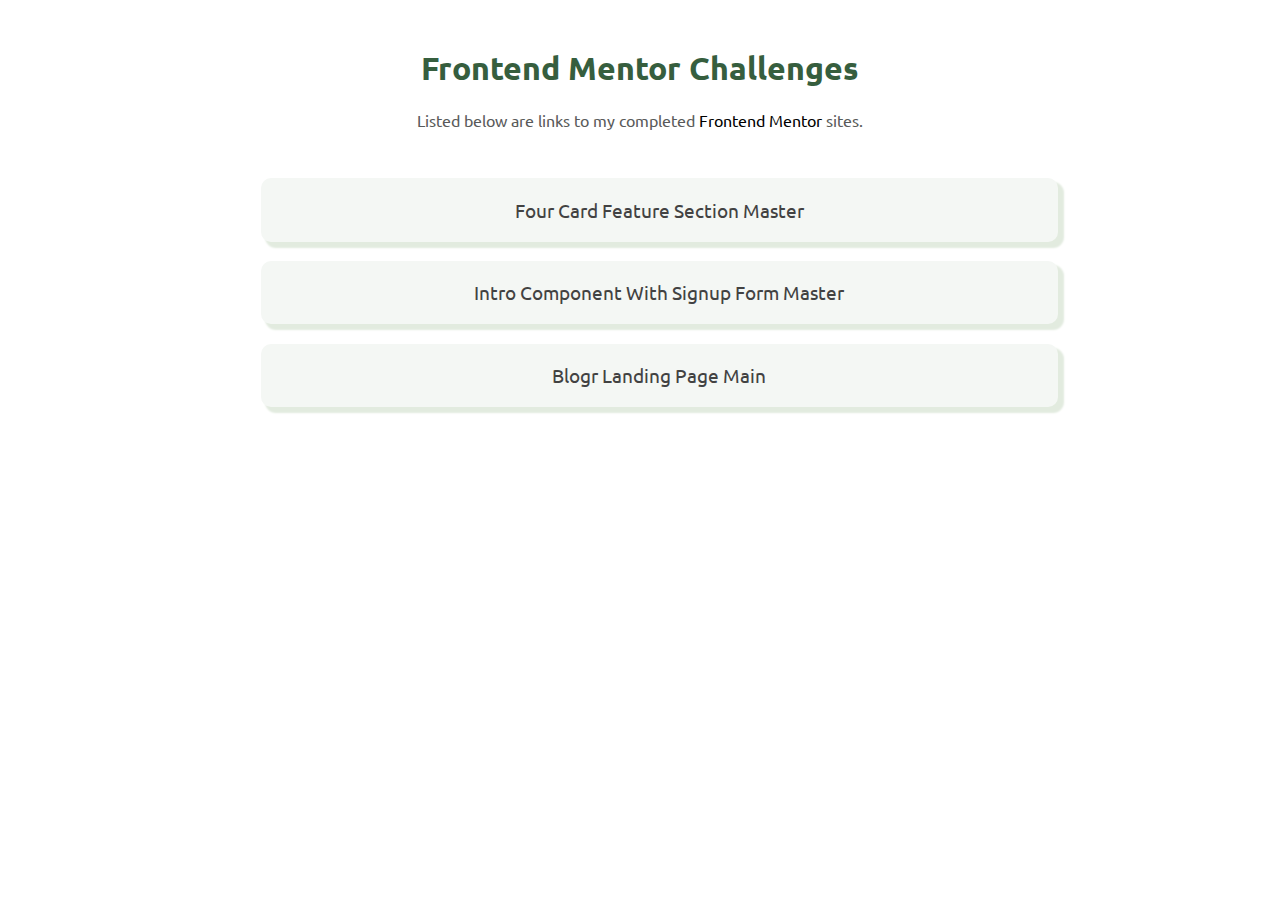
<file: index.html>
<!DOCTYPE html>
<html>
    <head>
        <title>FrontendMentor Challenges</title>
        <link rel="preconnect" href="https://fonts.googleapis.com">
        <link rel="preconnect" href="https://fonts.gstatic.com" crossorigin>
        <link href="https://fonts.googleapis.com/css2?family=Ubuntu:wght@300;400;700&display=swap" rel="stylesheet">
        <link rel="stylesheet" href="index.css">
        <script src="https://requirejs.org/docs/release/2.3.5/minified/require.js"></script>
        <script src="https://ajax.googleapis.com/ajax/libs/jquery/3.6.0/jquery.min.js"></script>
    </head>
    <body>
        <div class="container">

        <header>
            <h1>Frontend Mentor Challenges</h1>
            <p>Listed below are links to my completed <a href="https://www.frontendmentor.io/">Frontend Mentor</a> sites.</p> 
        </header>
        <main>
            <div id="links">
            </div>
        </main>
    </div>
    <script src="index.js"></script>
    </body>
</html>
</file>
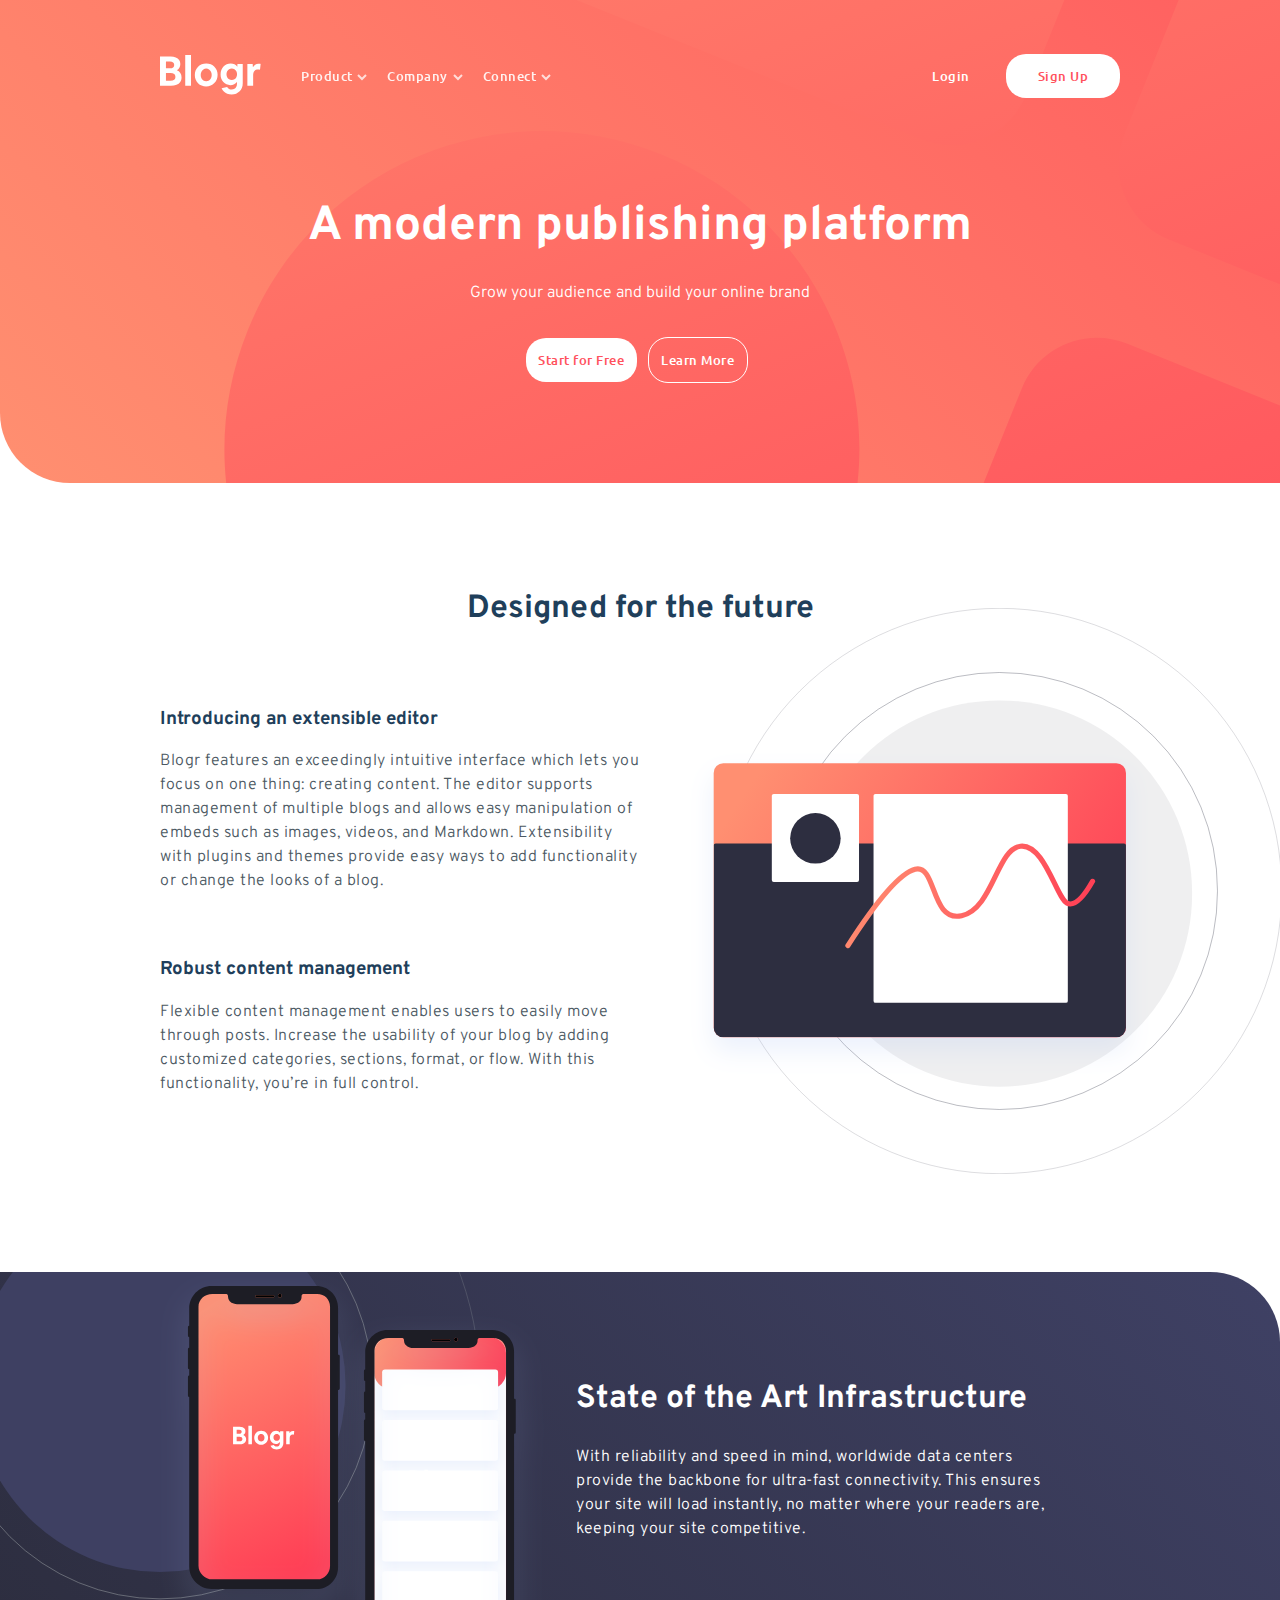
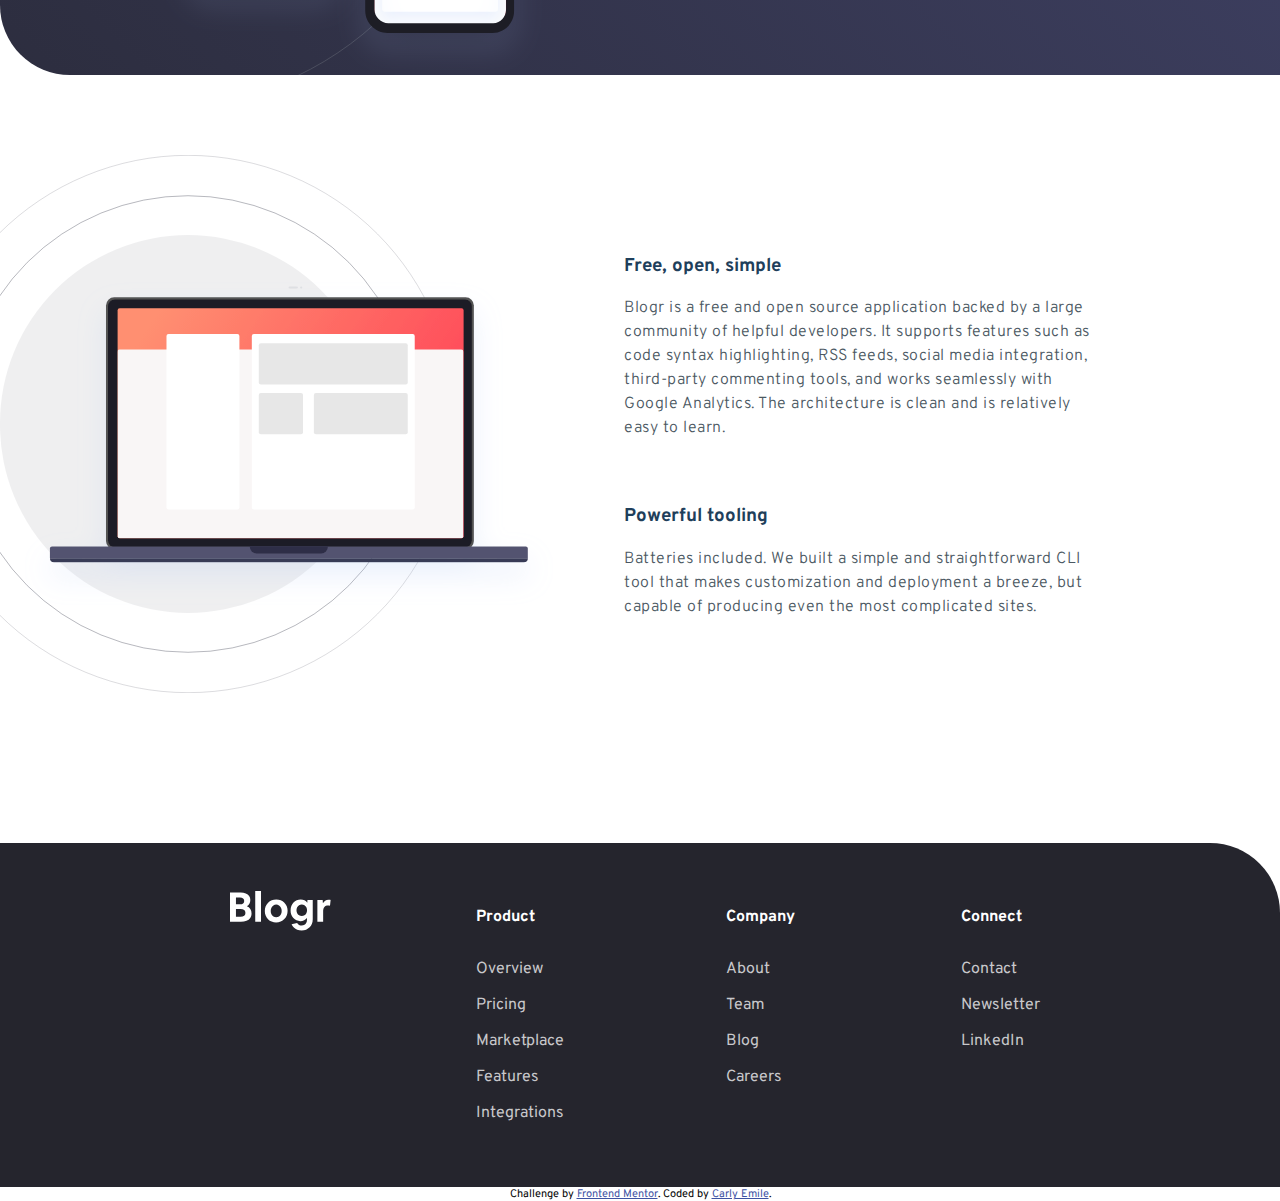
<file: projects/blogr-landing-page-main/index.html>
<!DOCTYPE html>
<html lang="en">
<head>
  <meta charset="UTF-8">
  <meta name="viewport" content="width=device-width, initial-scale=1.0"> <!-- displays site properly based on user's device -->

  <link rel="icon" type="image/png" sizes="32x32" href="./images/favicon-32x32.png">
  <link rel="preconnect" href="https://fonts.googleapis.com"> 
<link rel="preconnect" href="https://fonts.gstatic.com" crossorigin> 
<link href="https://fonts.googleapis.com/css2?family=Ubuntu:wght@400;500;700&display=swap" rel="stylesheet">
<link rel="preconnect" href="https://fonts.googleapis.com"> 
<link rel="preconnect" href="https://fonts.gstatic.com" crossorigin> 
<link href="https://fonts.googleapis.com/css2?family=Overpass:wght@300;600&display=swap" rel="stylesheet">
  <link href="index.css" rel="stylesheet">
  <title>(WIP) Frontend Mentor | [Blogr]</title>

  <!-- Feel free to remove these styles or customise in your own stylesheet 👍 -->
  <style>
    .attribution { font-size: 11px; text-align: center;}
    .attribution a { color: hsl(228, 45%, 44%); }
  </style>
</head>
<body>
  <header>
    <nav class="navbar container">
    <img src="images/logo.svg" class="logo">
      <ul>
        <li><a>Product</a><img src="images/icon-arrow-light.svg" class="arrow-icon">
          <div class="subnav">
            <a href="#">Overview</a>
            <a href="#">Pricing</a>
            <a href="#">Marketplace</a>
            <a href="#">Features</a>
            <a href="#">Integrations</a>
          </div>
        </li>
        <li><a>Company</a><img src="images/icon-arrow-light.svg" class="arrow-icon">
          <div class="subnav">
            <a href="#">About</a>
            <a href="#">Team</a>
            <a href="#">Blog</a>
            <a href="#">Careers</a>
          </div>
        </li>
        <li><a>Connect</a><img src="images/icon-arrow-light.svg" class="arrow-icon">
          <div class="subnav">
            <a href="#">Contact</a>
            <a href="#">Newsletter</a>
            <a href="#">LinkedIn</a>
          </div>
        </li>
      </ul>
      <div class="login-btns">
        <a href="#" class="btn">Login</a>
        <a href="#" class="btn btn-light">Sign Up</a>
      </div>
      <img src="images/icon-hamburger.svg" class="hamburger">
    </nav>
    <div class="header-main">
      <h1>A modern publishing platform</h1>
      <p>Grow your audience and build your online brand</p>
      <div>
      <a href="#" class="btn btn-light">Start for Free</a>
      <a href="#" class="btn btn-border">Learn More</a>
      </div>
  </div>
  </header>
  <main>
    <div class="container first">
      <h2>Designed for the future</h2>
      <div class="flex">
        <div class="col-2">
          <div class="row">
            <h3>Introducing an extensible editor</h3>
            <p>Blogr features an exceedingly intuitive interface which lets you focus on one thing: creating content. 
              The editor supports management of multiple blogs and allows easy manipulation of embeds such as images, 
              videos, and Markdown. Extensibility with plugins and themes provide easy ways to add functionality or 
              change the looks of a blog.</p>
          </div>
          <div class="row">
            <h3>Robust content management</h3>
            <p>Flexible content management enables users to easily move through posts. Increase the usability of your blog 
              by adding customized categories, sections, format, or flow. With this functionality, you’re in full control.</p>
          </div>
        </div>
        <div class="img-wrap col-2">
          <img class= "img-desktop" src="images/illustration-editor-desktop.svg">
          <img class="img-mobile" src="images/illustration-editor-mobile.svg">
        </div>
      </div>
    </div>

  <div class="second-bg">
    <div class="container second flex">
          <img src="images/illustration-phones.svg" class="phones-img">
        <div class="col-2">
            <h2>State of the Art Infrastructure</h2>
            <p>With reliability and speed in mind, worldwide data centers provide the backbone for ultra-fast connectivity. 
              This ensures your site will load instantly, no matter where your readers are, keeping your site competitive.</p>
        </div>
    </div>
  </div>

    <div class="container third">
      <div class="flex">
        <div class="img-wrap col-2">
          <img class="img-desktop" src="images/illustration-laptop-desktop.svg">
          <img class="img-mobile" src="images/illustration-laptop-mobile.svg">
        </div>        
        <div class="col-2">
          <div class="row">
            <h3>Free, open, simple</h3>
            <p>Blogr is a free and open source application backed by a large community of helpful developers. It supports 
              features such as code syntax highlighting, RSS feeds, social media integration, third-party commenting tools, 
              and works seamlessly with Google Analytics. The architecture is clean and is relatively easy to learn.
            </p>
          </div>
          <div class="row">
            <h3>Powerful tooling</h3>
            <p>Batteries included. We built a simple and straightforward CLI tool that makes customization and deployment a breeze, but
              capable of producing even the most complicated sites.
            </p>
          </div>
        </div>
      </div>
  </div>
  </main>

  <footer>
    <div class="container flex">
      <div class="col-4">
        <img src="images/logo.svg">
      </div>
      <div class="col-4">
        <div>
          <p class="col-title">Product</p>
          <a href="#">Overview</a>
          <a href="#">Pricing</a>
          <a href="#">Marketplace</a>
          <a href="#">Features</a>
          <a href="#">Integrations</a>
        </div>
      </div>

      <div class="col-4">
        <div>
          <p class="col-title">Company</p>
          <a href="#">About</a>
          <a href="#">Team</a>
          <a href="#">Blog</a>
          <a href="#">Careers</a>
        </div>
      </div>

      <div class="col-4">
        <div>
          <p class="col-title">Connect</p>
          <a href="#">Contact</a>
          <a href="#">Newsletter</a>
          <a href="#">LinkedIn</a>
        </div>
      </div>
    </div>
</footer>
<div class="attribution">
  Challenge by <a href="https://www.frontendmentor.io?ref=challenge" target="_blank">Frontend Mentor</a>. 
  Coded by <a href="#">Carly Emile</a>.
</div>
</body>
</html>

<!-- Product

  Overview
  Pricing
  Marketplace
  Features
  Integrations

  Company

  About
  Team
  Blog
  Careers

  Connect

  Contact
  Newsletter
  LinkedIn
  
  Login
  Sign Up

  A modern publishing platform
  Grow your audience and build your online brand

  Start for Free
  Learn More

  Designed for the future

  Introducing an extensible editor
  Blogr features an exceedingly intuitive interface which lets you focus on one thing: creating content. 
  The editor supports management of multiple blogs and allows easy manipulation of embeds such as images, 
  videos, and Markdown. Extensibility with plugins and themes provide easy ways to add functionality or 
  change the looks of a blog.

  Robust content management
  Flexible content management enables users to easily move through posts. Increase the usability of your blog 
  by adding customized categories, sections, format, or flow. With this functionality, you’re in full control.

  State of the Art Infrastructure
  With reliability and speed in mind, worldwide data centers provide the backbone for ultra-fast connectivity. 
  This ensures your site will load instantly, no matter where your readers are, keeping your site competitive.

  Free, open, simple
  Blogr is a free and open source application backed by a large community of helpful developers. It supports 
  features such as code syntax highlighting, RSS feeds, social media integration, third-party commenting tools, 
  and works seamlessly with Google Analytics. The architecture is clean and is relatively easy to learn.

  Powerful tooling
  Batteries included. We built a simple and straightforward CLI tool that makes customization and deployment a breeze, but
  capable of producing even the most complicated sites.

  Product

  Overview
  Pricing
  Marketplace
  Features
  Integrations

  Company

  About
  Team
  Blog
  Careers

  Connect
  
  Contact
  Newsletter
  LinkedIn -->
</file>
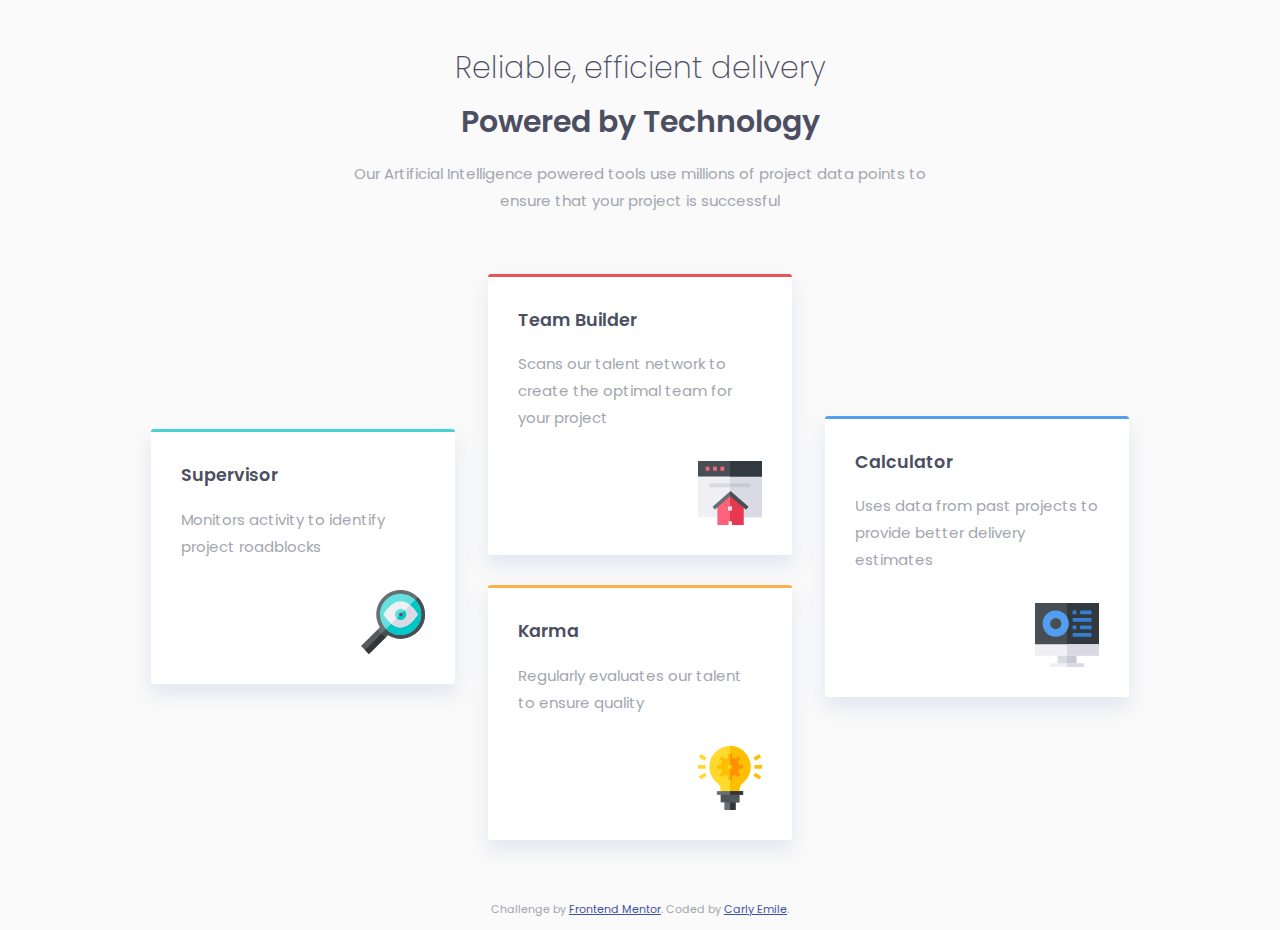
<file: projects/four-card-feature-section-master/index.html>
<!DOCTYPE html>
<html lang="en">
<head>
  <meta charset="UTF-8">
  <meta name="viewport" content="width=device-width, initial-scale=1.0"> <!-- displays site properly based on user's device -->

  <link rel="icon" type="image/png" sizes="32x32" href="./images/favicon-32x32.png">
  <link rel="preconnect" href="https://fonts.googleapis.com"> 
  <link rel="preconnect" href="https://fonts.gstatic.com" crossorigin> 
  <link href="https://fonts.googleapis.com/css2?family=Poppins:wght@200;400;600&display=swap" rel="stylesheet"> 
  <link rel="stylesheet" href="index.css">
  <title>Frontend Mentor | Four card feature section</title>

  <!-- Feel free to remove these styles or customise in your own stylesheet 👍 -->
  <style>
    .attribution { font-size: 11px; text-align: center; }
    .attribution a { color: hsl(228, 45%, 44%); }
  </style>
</head>
<body>
  <div class="container">
    <header>
      <h1>Reliable, efficient delivery</h1>
      <h1><strong>Powered by Technology</strong></h1>
      <p>Our Artificial Intelligence powered tools use millions of project data points 
      to ensure that your project is successful</p>
    </header>

    <main>
      <div class="flex-container">

        <div class="col">
          <div class="card border-cyan">
            <h3>Supervisor</h3>
            <p>Monitors activity to identify project roadblocks</p>
            <img src="images/icon-supervisor.svg">
          </div>
        </div> <!--end column-->

        <div class="col">
          <div class="card border-red">
            <h3>Team Builder</h3>
            <p>Scans our talent network to create the optimal team for your project</p>
            <img src="images/icon-team-builder.svg">
          </div>
          <div class="card border-orange">
            <h3>Karma</h3>
            <p>Regularly evaluates our talent to ensure quality</p>
            <img src="images/icon-karma.svg">
          </div>
        </div> <!--end column-->

        <div class="col">
          <div class="card border-blue">
            <h3>Calculator</h3>
            <p>Uses data from past projects to provide better delivery estimates</p>
            <img src="images/icon-calculator.svg">
          </div> 
        </div> <!--end column-->

      </div> <!--end flex container-->
    </main>

    </div> <!--end container-->

  <footer>
    <p class="attribution">
      Challenge by <a href="https://www.frontendmentor.io?ref=challenge" target="_blank">Frontend Mentor</a>. 
      Coded by <a href="#">Carly Emile</a>.
    </p>
  </footer>
</body>
</html>
</file>
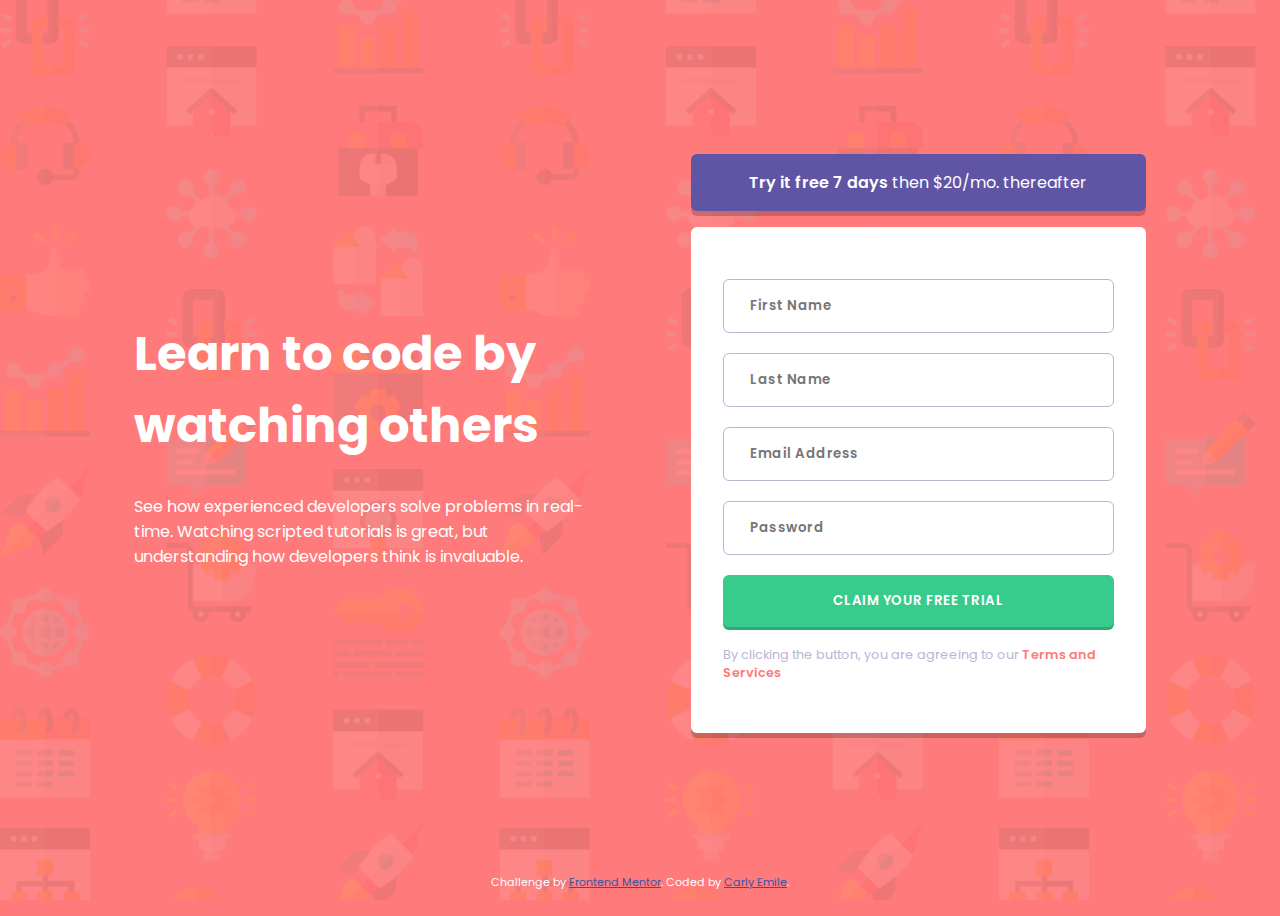
<file: projects/intro-component-with-signup-form-master/index.html>
<!DOCTYPE html>
<html lang="en">
<head>
  <meta charset="UTF-8">
  <meta name="viewport" content="width=device-width, initial-scale=1.0"> <!-- displays site properly based on user's device -->

  <link rel="icon" type="image/png" sizes="32x32" href="./images/favicon-32x32.png">
  <link rel="preconnect" href="https://fonts.googleapis.com"> 
  <link rel="preconnect" href="https://fonts.gstatic.com" crossorigin> 
  <link href="https://fonts.googleapis.com/css2?family=Poppins:wght@400;500;600;700&display=swap" rel="stylesheet">
  <link rel="stylesheet" href="index.css">
  <title>Frontend Mentor | Intro component with sign up form</title>

  <!-- Feel free to remove these styles or customise in your own stylesheet 👍 -->
  <style>
    .attribution { font-size: 11px; text-align: center; }
    .attribution a { color: hsl(228, 45%, 44%); }
  </style>
</head>
<body>
  <div class="flex-container">
    <header class="col">
      <h1>Learn to code by watching others</h1>
      <p>See how experienced developers solve problems in real-time. Watching scripted tutorials is great, 
        but understanding how developers think is invaluable. </p>
    </header>
    <main class="col">
      <p class="purple-box"><strong>Try it free 7 days</strong> then $20/mo. thereafter</p>
      <form id="signupForm" novalidate>

        <div class="form-input">
          <input name="firstName" type="text" placeholder="First Name" required></input>
          <p class="form-error hidden">First Name cannot be empty</p>
        </div>
        <div class="form-input">
          <input name="lastName" type="text" placeholder="Last Name" required>
          <p class="form-error hidden">Last Name cannot be empty</p>
        </div>

        <div class="form-input">
          <input name="email" type="email" placeholder="Email Address" required>
          <p class="form-error hidden">Looks like this is not an email</p>
        </div>

        <div class="form-input">
          <input name="password" type="password" placeholder="Password" required>
          <p class="form-error hidden">Password cannot be empty</p>
        </div>

        <button type="submit">Claim your free trial</button>
        <p class="terms">By clicking the button, you are agreeing to our <a href="#">Terms and Services</a></p>
      </form>
    </main>
  </div>
  <footer>
    <p class="attribution">
      Challenge by <a href="https://www.frontendmentor.io?ref=challenge" target="_blank">Frontend Mentor</a>. 
      Coded by <a href="#">Carly Emile</a>.
    </p>
  </footer>
  <script src="index.js"></script>
</body>
</html>
</file>
<file: index.css>
body {
    color: rgb(54, 94, 62);
    font-family: 'Ubuntu', sans-serif;
}

p {
    color:rgb(89, 90, 90);
}

header {
    text-align: center;
    margin: 3em 0;
}

header a {
    color: black;
    text-decoration: none;
}

header a:hover, header a:active {
    color: black;
    text-decoration: underline;
}

.container {
    width: 60%;
    margin: auto;
}

.project-link {
    background-color: rgb(244, 247, 244);
    padding: 1em;
    border-radius: 10px;
    box-shadow: 5px 5px 2px 1px rgb(226, 235, 223);
    width: 100%;
    display: block;
    color: rgb(66, 66, 66);
    text-decoration: none;
    transition: transform 200ms;
    font-size: 1.2rem;
    text-align: center;
    text-transform: capitalize;
    margin-bottom: 1em;
}

.project-link:hover, .project-link:active {
    transform: scale(1.05);
    font-weight: 800;
    color: rgb(35, 35, 35);
}
</file>
<file: projects/blogr-landing-page-main/index.css>
body {
    padding: 0;
    margin: 0;
    font-family: 'Overpass', sans-serif;
}

header {
    background: url("images/bg-pattern-intro-desktop.svg") 20%, linear-gradient(45deg, hsl(13, 100%, 72%), hsl(353, 100%, 62%)) no-repeat;
    background-size: 200%;
    color: white;
    margin: 0;
    padding: 3em 0;
    width: 100%;
    border-radius: 0 0 0 70px;
}

.container {
    width: 75%;
    margin: auto;
    max-width: 1170px;
}

.flex {
    display: flex;
}

.col-2 {
    width: 50%;
}

.row {
    margin-bottom: 2em;
}

@media (max-width: 800px){

    header {
        background: url("images/bg-pattern-intro-mobile.svg") 20%, linear-gradient(45deg, hsl(13, 100%, 72%), hsl(353, 100%, 62%)) no-repeat;
    }
    .container {
        width: 90%;
    }
}

/***************
Navigation 
****************/
nav {
    display: flex;
    padding: 0;
    font-family: 'Ubuntu', sans-serif;
}

nav li {
    display: inline-block;
    margin-right: 1em;
}

header a {
    text-decoration: none;
    color: white; 
    letter-spacing: 0.5px;
    font-size: 0.8rem;
    font-weight: 500;
}

nav li a {
    opacity: 0.9;
}


nav li a:hover, nav li a:active {
    text-decoration: underline;
} 

nav li:hover .arrow-icon, nav li:active .arrow-icon {
    transform: rotate(180deg) scaleX(-1);
} 

.subnav {
    display: none;
    background: white;
    position: absolute;
    z-index: 1;
    padding: 1em;
    width:150px;
    border-radius: 10px;
}

nav li:hover .subnav, nav li:active .subnav {
    display:block;
} 



.subnav a {
    display: block;
    color: hsl(240, 10%, 16%);
    font-size: 1rem;
    font-weight: 400;
    margin: 1em 0;
    transition: 200ms;
}

.subnav a:hover, .subnav a:active {
    font-weight: bold;
    text-decoration: none;
}

.logo {
    object-fit: contain;
}

.arrow-icon {
    margin-left: 0.3em;
}

.login-btns {
    margin-left: auto;
    align-self: center;
}

.btn {
    border-radius: 20px;
    padding: 1em 2.5em;
    font-weight: 500;
    font-family: 'Ubuntu', sans-serif;
    transition: 200ms;
}

.btn-light {
    background: white;
    color:hsl(356, 100%, 66%);
}

.btn:hover, .btn:active {
    background: rgba(255, 255, 255, 0.4);
    color: white;
}

.hamburger {
    display: none;
}

@media (max-width: 800px){
    nav li {
        display: none;
    }

    .login-btns {
        display: none;
    }

    .hamburger {
        margin-left: auto;
        align-self: center;
        display: inline-block;
    }
}

/*****************/


/****************
Header content
*****************/
.btn-border {
    border: 1px solid white;
}

.btn-border:hover, .btn-border:active {
    color:rgba(255, 61, 84, 0.6);
    background: white;
}

.header-main h1, .header-main p {
    font-family: 'Overpass', sans-serif;
}

.header-main h1 {
    font-size: 3rem;
    margin-bottom: 0.2em;
}

.header-main p {
    margin-bottom: 3em;
    font-weight: 300;
}

.header-main {
    display: flex;
    flex-direction: column;
    align-items: center;
    padding: 4em;
}

.header-main a {
    padding: 1em;
    margin-right:0.5em;
}

@media (max-width: 800px){
    .header-main {
        text-align: center;
    }
}

/******************/

/************
Main content
*************/



main h2 {
    font-size: 2rem;
}

main h2, h3 {
    color: hsl(208, 49%, 24%);
}

main p {
    color: hsl(207, 13%, 34%);
    font-weight: 300;
    line-height: 1.5em;
    letter-spacing: 0.5px;
}

.row {
    padding-bottom: 1em;
}

@media (max-width: 800px){

    main {
        text-align: center;
    }

    h3 {
        font-size: 2rem;
    }

    p {
        font-size: 1.25rem;
    }
}
/*************/


/***************
First container
***************/

.first {
    padding-top: 5em;
    padding-bottom: 7em;
}

.first .flex {
    justify-content: stretch;
}

.first h2 {
    text-align: center;
    padding-bottom: 1em;
}



.first .img-wrap {
    padding-bottom: 1px;
    position: relative; 
    width: 40%;
  }
  
.first img {
    position: absolute;
    height: 120%;
    left: 0;
    margin-left: 3em;
    margin-top: -5em;
    margin-right: -10em;
    overflow: hidden;
  }

  body{
      overflow-x: hidden;
  }

  .img-mobile {
      display: none;
  }

  @media (max-width: 800px){
    .flex {
        flex-direction: column;
    }

    .col-2 {
        width: 100%;
        order: 1;
    }

    .first {
        padding-bottom: 20em;
    }

    .first .img-wrap {
        width: 100%;
        order: 0;
        
      }

      .first img {
          position: relative;
          width: 100%;
          height: auto;
          margin: 0;
      }

      .img-desktop {
          display: none;
      }

      .img-mobile {
          display: inherit;
      }
}
/**************/


/***************
Second container
***************/
.second-bg {
    background: url("images/bg-pattern-circles.svg") left -10em bottom -2em no-repeat, linear-gradient(45deg, hsl(237, 17%, 21%), hsl(237, 23%, 32%)) no-repeat;
    background-size: 50%, auto;
    border-radius: 0 70px;
    background-position: left -100px bottom, auto;
    width: 100%;
}

.second h2, .second p{
    color: white;
}

.second .col-2{
    padding: 5em 0;
    margin-left: 2em;
    /* height: 100%; */
}

.second .phones-img {
    width: 40%;
    height: fit-content;
    /* margin-top: -5%; */
}

@media (max-width: 800px){

    .second-bg {
        background: url("images/bg-pattern-circles.svg") center -10em no-repeat, linear-gradient(45deg, hsl(237, 17%, 21%), hsl(237, 23%, 32%)) no-repeat;
        background-size: 100%, auto;
        border-radius: 0 150px;
        width: 100%;
    }

    .second .phones-img {
        width: 90%;
        height: fit-content;
        margin-top: -15em;
    }

    .second .col-2{
        padding: 0;
        margin-left: 0;
        margin-bottom: 10em;
        /* height: 100%; */
    }
}


/**************/



/***************
Third container
***************/
/* .third-bg {
    background-image: url("images/illustration-laptop-desktop.svg");
    background-size: 50% auto;
    background-repeat: no-repeat;
    background-position: left -30% center;
} */

.third {
    padding: 10em 0;
}

.third .col-2 {
    margin-left: 2em;
}

.third .img-wrap {
    padding-bottom: 1px;
    position: relative; 
    width: 40%;
    margin: 0;
    margin-right: 3em;
  }
  
.third img {
    position: absolute;
    height: 120%;
    margin-top: -5em;
    margin-left: -15em; 
    overflow: hidden;
  }

  @media (max-width: 800px){
    .flex {
        flex-direction: column;
    }

    .col-2 {
        width: 100%;
        order: 1;
    }

    .third {
        padding: 5em 0;
    }

    .third .img-wrap {
        width: 100%;
        order: 0;
        
      }
      .third .col-2 {
        margin-left: 0em;
    }

      .third img {
          position: relative;
          width: 100%;
          height: auto;
          margin: 0;
      }

      .img-desktop {
          display: none;
      }

      .img-mobile {
          display: inherit;
      }

    }

/**************/


/***************
Footer
***************/

footer {
    background: hsl(240, 10%, 16%);
    border-radius: 0 70px 0 0;
    color: hsl(240, 2%, 79%);
    padding: 3em 0;
}

footer a {
    text-decoration: none;
    color: hsl(240, 2%, 79%);
    display: block;
    margin: 1em 0;
}

footer a:hover, footer a:active {
    text-decoration: underline;
}

.col-4 {
    width: 25%;
    align-items: center;
    display: flex;
    flex-direction: column;
}

.col-title {
    font-weight: bold;
    margin-bottom: 2em;
    color: white;
}

@media (max-width: 800px){
    .flex {
        align-items: center;
    }

    footer img {
        padding-bottom: 2em;
    }
}

/**************/
</file>
<file: projects/four-card-feature-section-master/index.css>
body {
    font-family: 'Poppins', sans-serif;
    font-size: 15px;
    background-color: hsl(0, 0%, 98%);
}

p {
    color: hsl(229, 6%, 66%);
    line-height: 1.8em;
}

h1, h3 {
    color: hsl(234, 12%, 34%);
}

header {
    text-align: center;
    max-width: 600px;
    margin: 0 auto 3em auto;
}

header h1 {
    font-weight: 200;
    margin-top: 0;
    margin-bottom: 0.25em;
}

strong {
    font-weight: 600;
}

h3 {
    font-weight: 600;
}

.container {
    width: 80%;
    margin: 3em auto;
}

.flex-container {
    display: flex;
    justify-content: space-around;
}

.col {
    width: 30%;
    display: flex;
    flex-direction: column;
    justify-content:space-around;
}

.card {
    background-color: white;
    padding: 2em;
    margin: 1em 0;
    box-shadow: 0px 10px 20px 1px rgba(145, 155, 204, 0.2);
    display: flex;
    flex-direction: column;
    border-radius: 3px;
}

.card img {
    align-self: flex-end;
    margin-top: 1em;
}

.card h3, .card p {
    margin-top: 0;
}

@media (max-width: 700px){
    .container {
        width: 90%;
    }

    .flex-container {
        flex-direction: column;
    }

    .col {
        width: 100%;
    }
}

.border-red {
    border-top: 3px solid hsl(0, 78%, 62%);
} 

.border-cyan {
    border-top: 3px solid hsl(180, 62%, 55%);
} 

.border-orange {
    border-top: 3px solid hsl(34, 97%, 64%);
}

.border-blue {
    border-top: 3px solid hsl(212, 86%, 64%);
}
</file>
<file: projects/intro-component-with-signup-form-master/index.css>
body {
    background: url("images/bg-intro-desktop.png"), hsl(0, 100%, 74%) ;
    background-size:cover;
    background-repeat: no-repeat;
    background-attachment: fixed;
    color: white;
    font-family: 'Poppins', sans-serif;
    height: 100vh;
}

h1 {
    font-size: 3rem;
    font-weight: 700;
}

.flex-container {
    display: flex;
    justify-content: space-between;
    width: 80%;
    max-width: 1100px;
    margin: auto;
    height: 95%;
    align-items: center;
}



.col {
    width: 45%;
}

.purple-box {
    background: hsl(248, 32%, 49%);
    width: 100%;
    padding: 1em 0;
    text-align: center;
    margin-bottom: 0 0 1.5em 0;
    box-shadow: 0 5px 0 0 rgba(0, 0, 0, 0.2);
    border-radius: 6px;
}

.hidden {
    display: none;
}

@media (max-width: 600px){
    body {
        text-align: center;
        height: auto;
    }
    
    .flex-container {
        flex-direction: column;
        width: 90%;
        height: auto;
        align-items: unset;
    }

    .col {
        width: 100%;
    }
}

strong {
    font-weight: 600;
}

form {
    width: 100%; 
    background: white;
    padding: 2em;
    border-radius: 6px;
    box-sizing: border-box;
    box-shadow: 0 5px 0 0 rgba(0, 0, 0, 0.2);
}

form input, form button {
    display: block;
    width: 100%;
    border: none;
    margin-top: 1.5em;
    padding: 1.2em 0;
    border-radius: 6px;
    font-family: 'Poppins', sans-serif;
    font-weight: 600;
    letter-spacing: 0.5px;
}

form input {
    border: 1px solid hsl(246, 25%, 77%);
    padding-left: 2em;
    width: 100%;
    box-sizing: border-box;
    transition: 200ms;
}

form input:active, form input:focus {
    border: 1px solid hsl(249, 10%, 26%);
    color: rgb(45, 45, 45);
}

.invalid {
    border: 2px solid hsl(0, 100%, 74%);
    background: url("images/icon-error.svg") no-repeat;
    background-size: auto 40%;
    background-position: center right 1.5em;
}

.form-error {
    color: hsl(0, 100%, 74%);
    font-style: italic;
    font-weight: 500;
    font-size: 0.8rem;
    text-align: end;
}

.terms {
    font-size: 0.8rem;
    margin: 1.5em 0;
}

.terms a {
    color: hsl(0, 100%, 74%);
    font-weight: 600;
    text-decoration: none;
    transition: 200ms;
}

.terms a:hover, .terms a:focus {
    text-decoration: underline;
}

form p {
    color: hsl(246, 25%, 77%);
}

form button {
    background: hsl(154, 59%, 51%);
    box-shadow: 0 3px 0 0 hsl(154, 61%, 42%);
    color: white;
    text-transform: uppercase;
    transition: 200ms;
}

form button:hover, form button:focus {
    background: hsl(154, 67%, 57%);
    box-shadow: 0 3px 0 0 hsl(154, 51%, 56%);}
</file>
